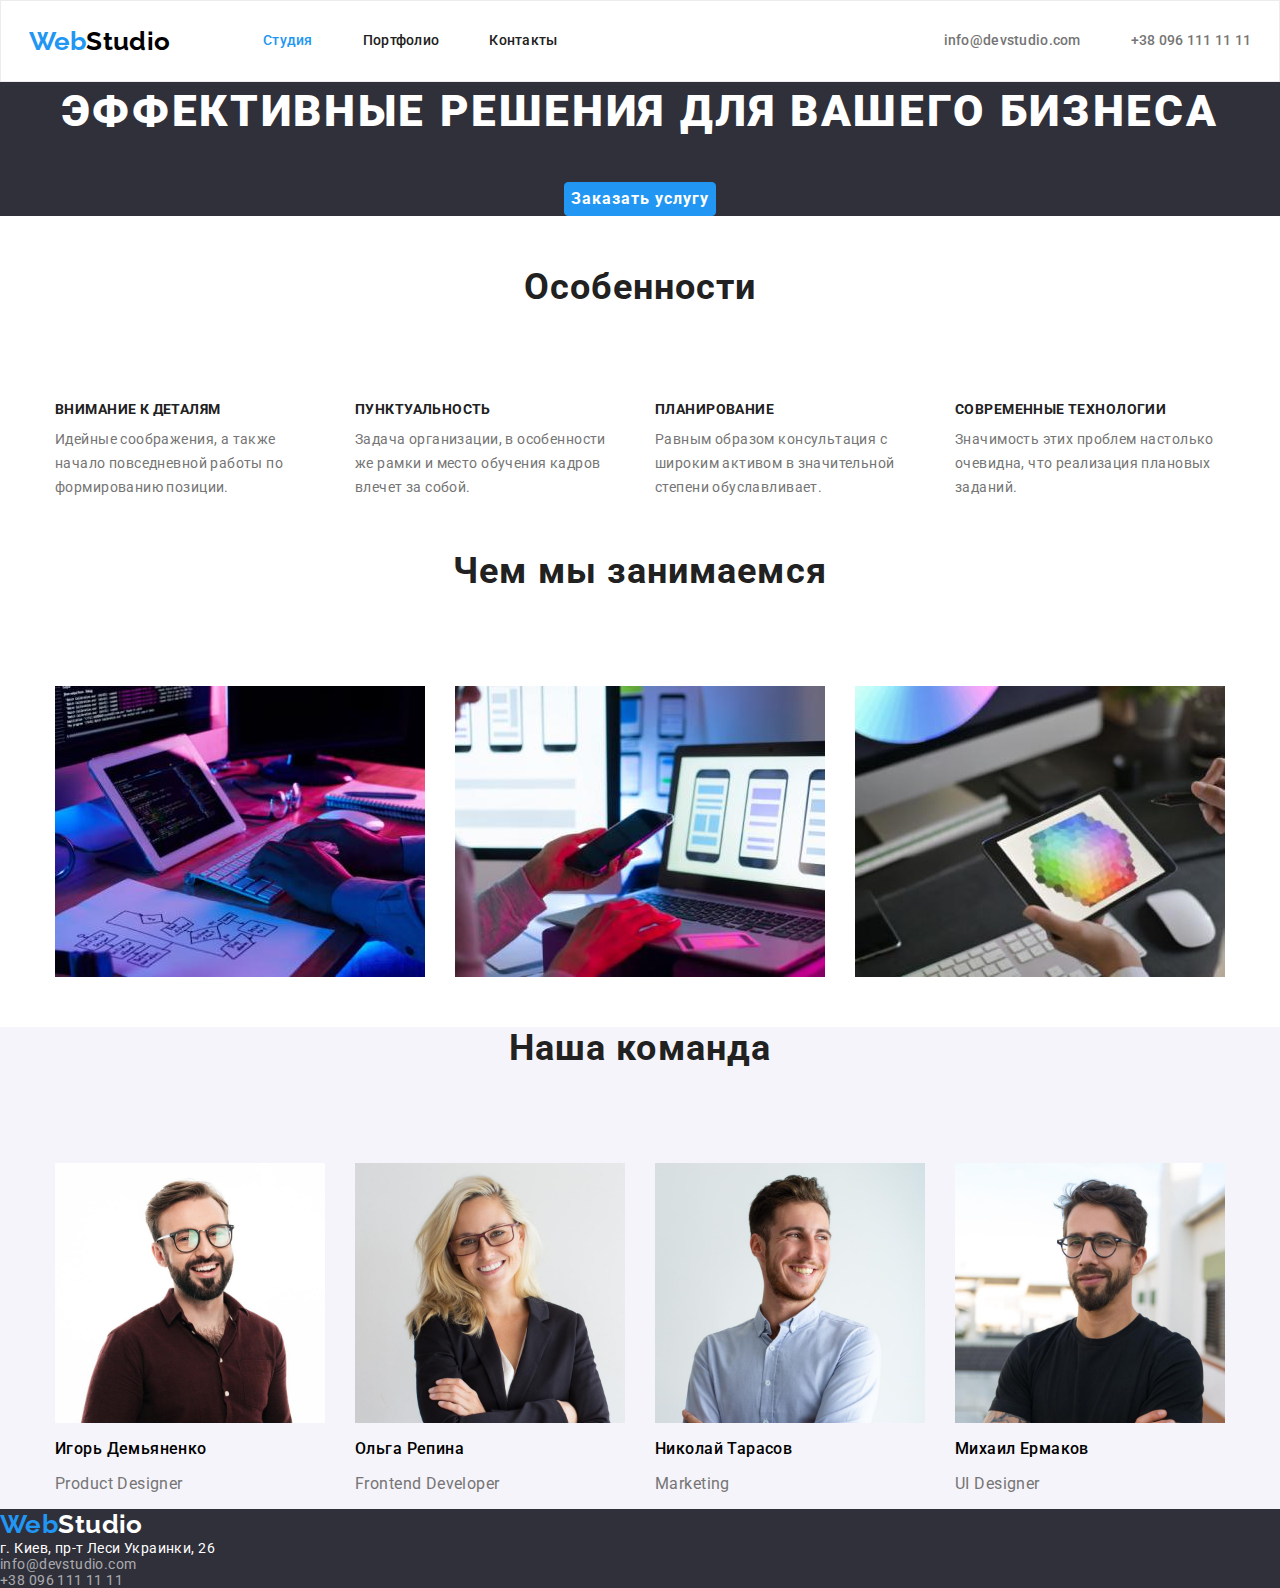
<file: index.html>
<!DOCTYPE html>
<html lang="ru">
  <head>
    <meta charset="UTF-8" />
    <meta http-equiv="X-UA-Compatible" content="IE=edge" />
    <meta name="viewport" content="width=device-width, initial-scale=1.0" />
    <title>Студия</title>
    <link
      href="https://fonts.googleapis.com/css2?family=Raleway:wght@700&family=Roboto:wght@400;500;700;900&display=swap"
      rel="stylesheet"
    />
    <link
      rel="stylesheet"
      href="https://cdnjs.cloudflare.com/ajax/libs/modern-normalize/1.0.0/modern-normalize.min.css"
    />
    <link rel="stylesheet" href="./css/styles.css" />
  </head>

  <body>
    <header>
      <nav class="header">
        <a href="/" lang="en" class="logo">
          <span class="logo-web">Web</span>Studio</a
        >
        <ul class="nav list">
          <li class="item">
            <a href="./index.html" class="list current">Студия</a>
          </li>
          <li class="item">
            <a href="./portfolio.html" class="list">Портфолио</a>
          </li>
          <li class="item">
            <a href="#" class="list">Контакты</a>
          </li>
        </ul>
      </nav>
      <ul class="auth">
        <li class="auth-nav">
          <a href="mailto:info@devstudio.com" class="link"
            >info@devstudio.com</a
          >
        </li>
        <li class="auth-nav">
          <a href="tel:+380961111111" class="link">+38 096 111 11 11</a>
        </li>
      </ul>
    </header>
    <main>
      <section class="hero">
        <h1>Эффективные решения для вашего бизнеса</h1>
        <button type="button" class="button">Заказать услугу</button>
      </section>

      <section class="features">
        <div class="container">
          <h2 class="section-title">Особенности</h2>
          <ul class="list">
            <li class="features-item">
              <h3 class="features-title">Внимание к деталям</h3>
              <p class="features-text">
                Идейные соображения, а также начало повседневной работы по
                формированию позиции.
              </p>
            </li>
            <li class="features-item">
              <h3 class="features-title">Пунктуальность</h3>
              <p class="features-text">
                Задача организации, в особенности же рамки и место обучения
                кадров влечет за собой.
              </p>
            </li>
            <li class="features-item">
              <h3 class="features-title">Планирование</h3>
              <p class="features-text">
                Равным образом консультация с широким активом в значительной
                степени обуславливает.
              </p>
            </li>
            <li class="features-item">
              <h3 class="features-title">Современные технологии</h3>
              <p class="features-text">
                Значимость этих проблем настолько очевидна, что реализация
                плановых заданий.
              </p>
            </li>
          </ul>
        </div>
      </section>

      <section class="we-do">
        <h2 class="section-title">Чем мы занимаемся</h2>
        <div class="container">
          <ul class="list">
            <li class="we-do-item">
              <a href="#"><img src="images/box1.jpg" alt="Верстка" /> </a>
            </li>
            <li class="we-do-item">
              <a href="#"><img src="images/box2.jpg" alt="Адаптив" /> </a>
            </li>
            <li class="we-do-item">
              <a href="#"><img src="images/box3.jpg" alt="Дизайн" /> </a>
            </li>
          </ul>
        </div>
      </section>

      <section class="team">
        <h2 class="section-title">Наша команда</h2>
        <div class="container">
          <ul class="list">
            <li class="team-item">
              <img src="images/img1.jpg" alt="Игорь Демьяненко" />
              <h3>Игорь Демьяненко</h3>
              <p lang="en">Product Designer</p>
            </li>
            <li class="team-item">
              <img src="images/img2.jpg" alt="Ольга Репина" />
              <h3>Ольга Репина</h3>
              <p lang="en">Frontend Developer</p>
            </li>
            <li class="team-item">
              <img src="images/img3.jpg" alt="Николай Тарасов" />
              <h3>Николай Тарасов</h3>
              <p lang="en">Marketing</p>
            </li>
            <li class="team-item">
              <img src="images/img4.jpg" alt="Михаил Ермаков" />
              <h3>Михаил Ермаков</h3>
              <p lang="en">UI Designer</p>
            </li>
          </ul>
        </div>
      </section>
    </main>
    <footer class="footer">
      <a href="/" lang="en" class="logo">
        <span class="logo-web">Web</span>Studio</a
      >
      <ul class="list">
        <li>
          <address class="address">г. Киев, пр-т Леси Украинки, 26</address>
        </li>
        <li>
          <a href="mailto:info@devstudio.com">info@devstudio.com</a>
        </li>
        <li>
          <a href="tel:+380961111111">+38 096 111 11 11</a>
        </li>
      </ul>
    </footer>
  </body>
</html>
</file>
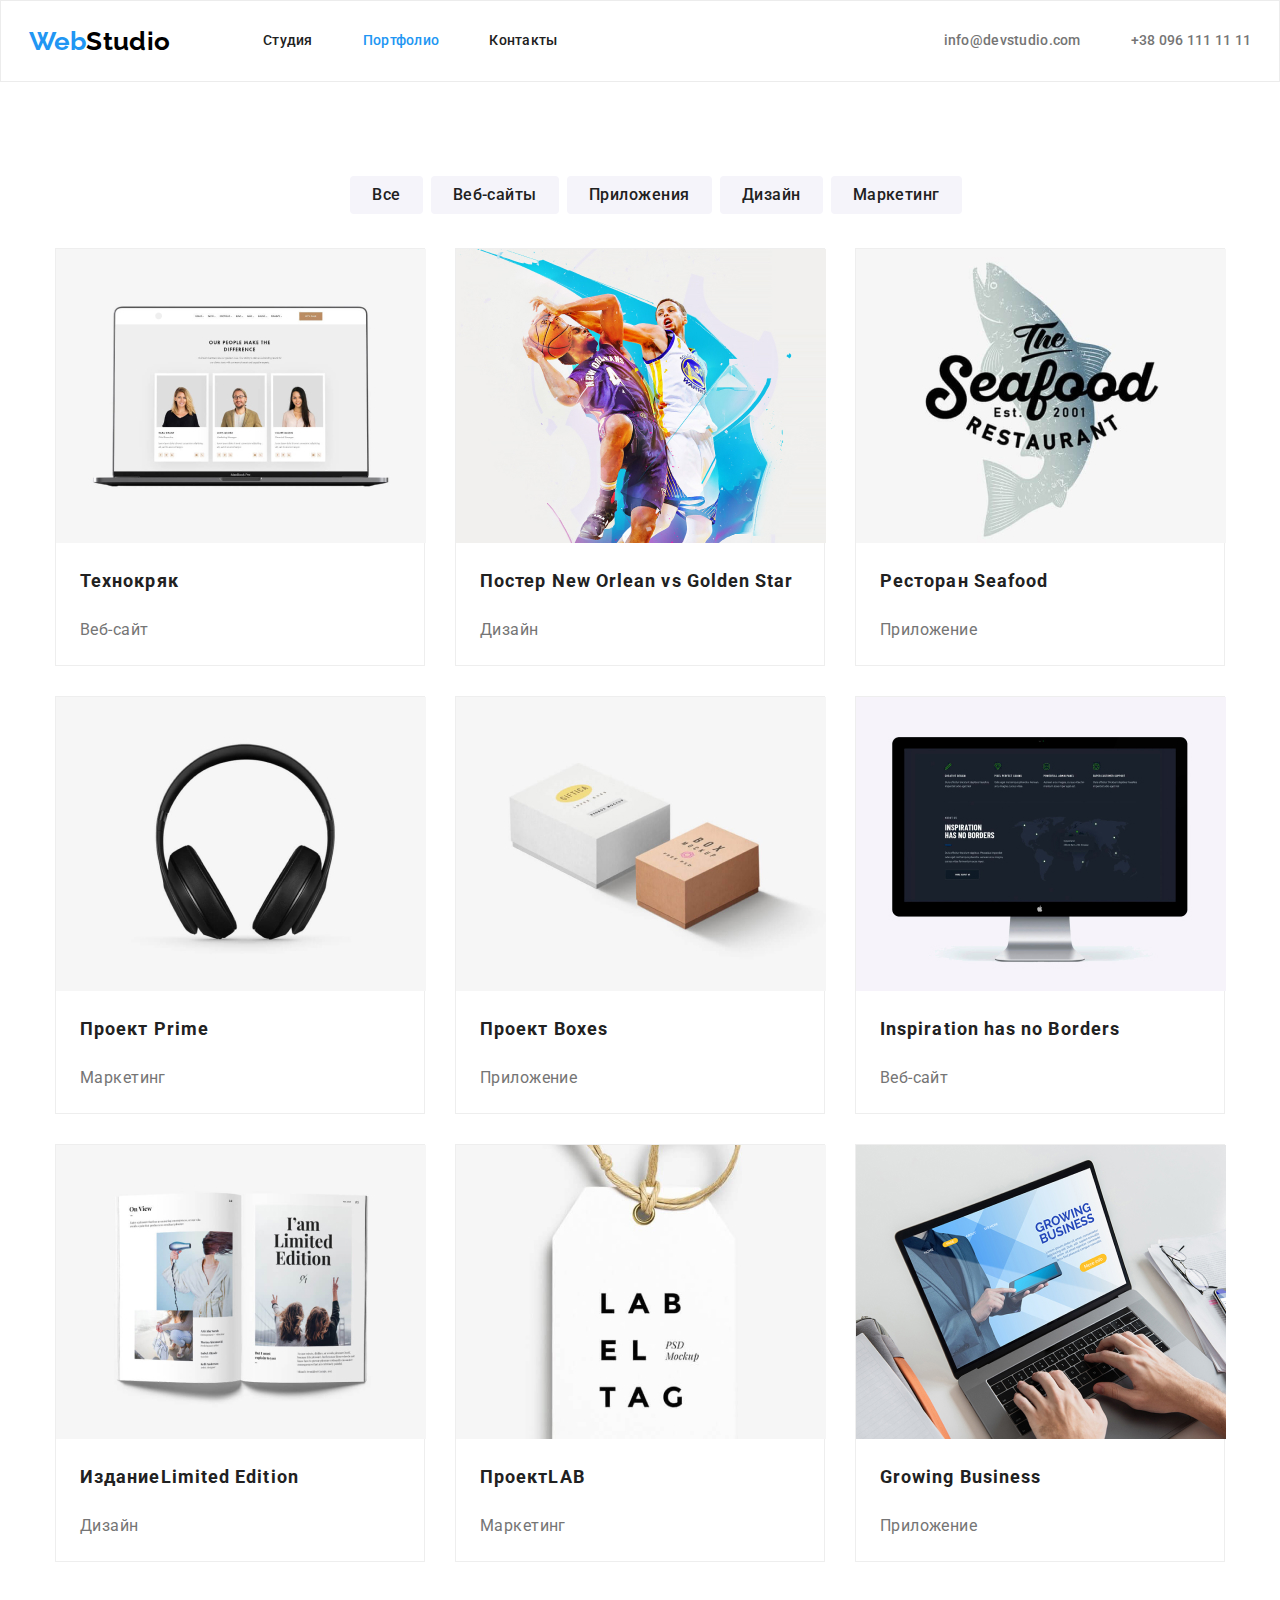
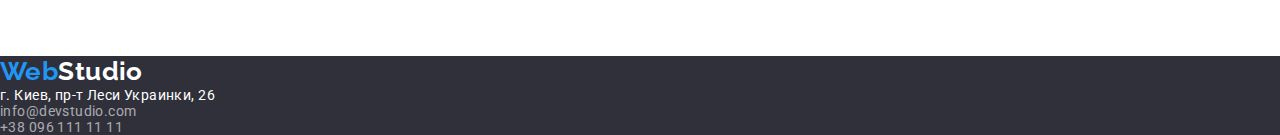
<file: portfolio.html>
<!DOCTYPE html>
<html lang="ru">
  <head>
    <meta charset="UTF-8" />
    <meta http-equiv="X-UA-Compatible" content="IE=edge" />
    <meta name="viewport" content="width=device-width, initial-scale=1.0" />
    <title>Портфолио</title>
    <link
      href="https://fonts.googleapis.com/css2?family=Raleway:wght@700&family=Roboto:wght@400;500;700;900&display=swap"
      rel="stylesheet"
    />
    <link
      rel="stylesheet"
      href="https://cdnjs.cloudflare.com/ajax/libs/modern-normalize/1.0.0/modern-normalize.min.css"
    />
    <link rel="stylesheet" href="./css/styles.css" />
  </head>

  <body>
    <header>
      <nav class="header">
        <a href="/" lang="en" class="logo">
          <span class="logo-web">Web</span>Studio</a
        >
        <ul class="nav list">
          <li class="item">
            <a href="./index.html" class="list">Студия</a>
          </li>
          <li class="item">
            <a href="./portfolio.html" class="list current">Портфолио</a>
          </li>
          <li class="item">
            <a href="#" class="list">Контакты</a>
          </li>
        </ul>
      </nav>
      <ul class="auth">
        <li class="auth-nav">
          <a href="mailto:info@devstudio.com" class="link"
            >info@devstudio.com</a
          >
        </li>
        <li class="auth-nav">
          <a href="tel:+380961111111" class="link">+38 096 111 11 11</a>
        </li>
      </ul>
    </header>
    <main class="main-container">
      <section class="project">
        <!--<h1>Роботи</h1>
        
        <h2>Фильтр</h2>-->

        <ul class="portfolio-button">
          <li class="list">
            <button type="button">Все</button>
          </li>
          <li class="list">
            <button type="button">Веб-сайты</button>
          </li>
          <li class="list">
            <button type="button">Приложения</button>
          </li>
          <li class="list">
            <button type="button">Дизайн</button>
          </li>
          <li class="list">
            <button type="button">Маркетинг</button>
          </li>
        </ul>

        <ul class="portfolio list">
          <li class="portfolio-item">
            <a href="#">
              <img src="./images/portfolio_project_1.jpg" alt="Технокряк" />
              <div class="item-text">
                <h2>Технокряк</h2>
                <p>Веб-сайт</p>
              </div>
            </a>
          </li>

          <li class="portfolio-item">
            <a href="#">
              <img src="./images/portfolio_project_2.jpg" alt="Постер" />
              <div class="item-text">
                <h2>Постер<span lang="en"> New Orlean vs Golden Star</span></h2>
                <p>Дизайн</p>
              </div>
            </a>
          </li>

          <li class="portfolio-item">
            <a href="#">
              <img
                src="./images/portfolio_project_3.jpg"
                alt="Ресторан Seafood"
              />
              <div class="item-text">
                <h2>Ресторан <span lang="en">Seafood</span></h2>
                <p>Приложение</p>
              </div>
            </a>
          </li>

          <li class="portfolio-item">
            <a href="#">
              <img src="./images/portfolio_project_4.jpg" alt="Проект Prime" />
              <div class="item-text">
                <h2>Проект <span lang="en">Prime</span></h2>
                <p>Маркетинг</p>
              </div>
            </a>
          </li>

          <li class="portfolio-item">
            <a href="#">
              <img src="./images/portfolio_project_5.jpg" alt="Проект Boxes" />
              <div class="item-text">
                <h2>Проект <span lang="en">Boxes</span></h2>
                <p>Приложение</p>
              </div>
            </a>
          </li>

          <li class="portfolio-item">
            <a href="#">
              <img
                src="./images/portfolio_project_6.jpg"
                alt="Inspiration has no Borders"
              />
              <div class="item-text">
                <h2 lang="en">Inspiration has no Borders</h2>
                <p>Веб-сайт</p>
              </div>
            </a>
          </li>

          <li class="portfolio-item">
            <a href="#">
              <img
                src="./images/portfolio_project_7.jpg"
                alt="Издание Limited Edition"
              />
              <div class="item-text">
                <h2>Издание<span lang="en">Limited Edition</span></h2>
                <p>Дизайн</p>
              </div>
            </a>
          </li>

          <li class="portfolio-item">
            <a href="#">
              <img src="./images/portfolio_project_8.jpg" alt="Проект LAB" />
              <div class="item-text">
                <h2>Проект<span lang="en">LAB</span></h2>
                <p>Маркетинг</p>
              </div>
            </a>
          </li>

          <li class="portfolio-item">
            <a href="#">
              <img
                src="./images/portfolio_project_9.jpg"
                alt="Growing Business"
              />
              <div class="item-text">
                <h2 lang="en">Growing Business</h2>
                <p>Приложение</p>
              </div>
            </a>
          </li>
        </ul>
      </section>
    </main>
    <footer class="footer">
      <a href="/" lang="en" class="logo">
        <span class="logo-web">Web</span>Studio</a
      >
      <ul class="list">
        <li>
          <address class="address">г. Киев, пр-т Леси Украинки, 26</address>
        </li>
        <li>
          <a href="mailto:info@devstudio.com">info@devstudio.com</a>
        </li>
        <li>
          <a href="tel:+380961111111">+38 096 111 11 11</a>
        </li>
      </ul>
    </footer>
  </body>
</html>
</file>
<file: css/styles.css>
:root {
  --primary-text-color: #212121;
  --title-text-color: #757575;
  --accent-color: #2196f3;
  --noactive-button: #f5f4fa;
  --accent-white-color: #ffffff;
}
body {
  margin: 0;
  background-color: var(--primary-bg-color);
  font-family: Roboto, sans-serif;
  font-size: 14px;
  letter-spacing: 0.03em;
}

.list {
  padding: 0; /*то само додала для .auth*/
  margin: 0; /*то само додала для .auth*/
  list-style: none; /*для всех, у кого есть class="list"*/
}
.list img {
  display: block;
}

/*header*/
header {
  font-weight: 500;
  font-size: 14px;
  line-height: 1.14;
  letter-spacing: 0.02em;

  display: flex;
  justify-content: space-around;
  align-items: center;

  border: 1px solid #ececec;
}
.logo {
  color: #000000;
  font-family: Raleway, sans-serif;
  font-weight: 700;
  font-size: 26px;
  line-height: 1.19;

  margin-left: auto;
}
.logo-web {
  color: var(--accent-color);
}
.header {
  display: flex;
  align-items: center;
}
.nav {
  display: flex;
  margin-left: 93px;
}
.nav .item {
  margin-right: 50px;
}
.nav .item:last-child {
  margin-right: 0;
}

.header a {
  text-decoration: none;
}
.nav .list {
  /* не працює */
  display: block;
  padding-top: 32px;
  padding-bottom: 32px;
}
.nav.list a {
  color: var(--primary-text-color);
}
.nav a:hover,
.nav a:focus {
  color: var(--accent-color);
}
.nav .list.current {
  color: var(--accent-color);
  background-color: var(--accent-white-color);
}

.auth {
  padding: 0;
  margin-left: 331px;
  display: flex;
}

.auth-nav {
  padding: 0;
  margin: 0;
  list-style: none;
}
.auth-nav .link {
  text-decoration: none;
  color: var(--title-text-color);
}
.auth .auth-nav + .auth-nav {
  margin-left: 50px;
}
.auth .link:hover,
.auth .link:focus {
  color: var(--accent-color);
}

/*main for first page*/

/*hero*/
.hero {
  text-align: center;
  color: var(--accent-white-color);
  background-color: #2f303a;
}
.hero h1 {
  margin-top: 0;
  margin-bottom: 40px; /*не можу точно визначити відступи*/
  font-weight: 900;
  font-size: 44px;
  line-height: 1.36;
  letter-spacing: 0.06em;
  text-transform: uppercase;
}
.hero .button {
  background-color: var(--accent-color);
  color: var(--accent-white-color);
  border: 1px solid var(--accent-color);
  border-radius: 4px;
  font-weight: 700;
  font-size: 16px;
  line-height: 1.87;
  /* align-items: center;*/
  letter-spacing: 0.06em;
}
.hero .button:hover, /*є тінь під кнопкою*/
.hero .button:focus {
  background-color: #188ce8;
  cursor: pointer;
}
/*main*/
/*features*/
.features .we-do .team {
  padding-top: 94px;
  padding-bottom: 94px;
}
.features {
  flex-wrap: wrap;
  padding-left: 15px;
  padding-right: 15px;
  margin-left: auto;
  margin-right: auto;
}
.section-title {
  margin-top: 50px; /* питання?*/
  margin-bottom: 94px; /*питання?*/
  font-weight: 700;
  font-size: 36px;
  line-height: 1.17;
  text-align: center;
  letter-spacing: 0.03em;
  color: var(--primary-text-color);
}
.container {
  width: 1200px;
  padding-left: 15px;
  padding-right: 15px;
  margin-left: auto;
  margin-right: auto;
}
/*флекс-контейнер для всіх трьох розділів*/
.container .list {
  display: flex;
  flex-wrap: wrap;
}

.features-item {
  width: 270px;
  margin-right: 30px;
}
.features-item:nth-child(4n) {
  margin-right: 0;
}
.features-item:nth-last-child(-n + 4) {
  margin-bottom: 0;
}
.features-title {
  margin-top: 0;
  margin-bottom: 10px;
  color: var(--primary-text-color);
  font-size: 14px;
  font-weight: 700;
  line-height: 1.14;
  text-transform: uppercase;
}
.features-text {
  margin-top: 0;
  margin-bottom: 0;
  line-height: 1.71;
  font-size: 14px;
  color: var(--title-text-color);
}

/*we-do*/
.we-do-item {
  width: 370px;
  margin-right: 30px;
}
.we-do-item:nth-child(3n) {
  margin-right: 0;
}
.we-do-item:nth-last-child(-n + 4) {
  margin-bottom: 0;
}
.we-do img {
  width: 370px;
}

/*team*/
.team {
  background-color: #f5f4fa;
}
.team-item {
  width: 270px;
  margin-right: 30px;
}
.team-item:nth-child(4n) {
  margin-right: 0;
}
.team-item:nth-last-child(-n + 4) {
  margin-bottom: 0;
}
.team img {
  width: 270px;
}
.team h3 {
  font-weight: 500;
  font-size: 16px;
  line-height: 1.19;
}

.team p {
  font-weight: 400;
  font-size: 16px;
  line-height: 1.19;
}
.team p {
  color: var(--title-text-color);
}

/* for second page*/
.main-container {
  margin-top: 94px;
  margin-bottom: 94px;
}
.project {
  width: 1200px;
  padding-left: 15px;
  padding-right: 15px;
  margin-left: auto;
  margin-right: auto;
}

.portfolio-button {
  display: flex;
  flex-wrap: wrap;
  justify-content: center;
  margin-bottom: 34px;
}

.project button {
  font-family: inherit;
  font-weight: 500;
  font-size: 16px;
  line-height: 1.62;
  letter-spacing: 0.03em;
  list-style: none;
  cursor: pointer;
  background-color: var(--noactive-button);
  color: var(--primary-text-color);
  text-decoration: none;
  border-radius: 4px;
  border: none;
  margin-right: 8px;
  padding: 6px 22px;
}
.project button:hover,
.project button:focus {
  background-color: var(--accent-color);
  color: var(--accent-white-color);
  /*text-shadow: ;*/
}

.portfolio.list {
  display: flex;
  flex-wrap: wrap;
}
.portfolio.list li {
  width: calc((100% - 60px) / 3);
  margin-right: 30px;
  margin-bottom: 30px;
}
.portfolio.list li:nth-child(3n) {
  margin-right: 0;
}
.portfolio.list li:nth-last-child(-n + 3) {
  margin-bottom: 0;
}
.portfolio.list a {
  text-decoration: none;
}
.item-text {
  margin: 20px 24px;
}
.portfolio.list h2 {
  color: var(--primary-text-color);
  font-weight: 700;
  font-size: 18px;
  line-height: 2;
  letter-spacing: 0.06em;
}
.portfolio.list p {
  color: var(--title-text-color);
  font-size: 16px;
  line-height: 1.88;
}
.portfolio-item {
  border: 1px solid #eeeeee;
}
/*footer*/
.footer {
  background-color: #2f303a;
}
.footer .logo {
  color: var(--accent-white-color);
  text-decoration: none;
}
.address {
  font-style: normal;
  text-decoration: none;
  color: var(--accent-white-color);
}
.list a {
  text-decoration: none;
  color: rgba(255, 255, 255, 0.6);
}
.footer a:hover,
.footer a:focus {
  color: var(--accent-color);
}
</file>
